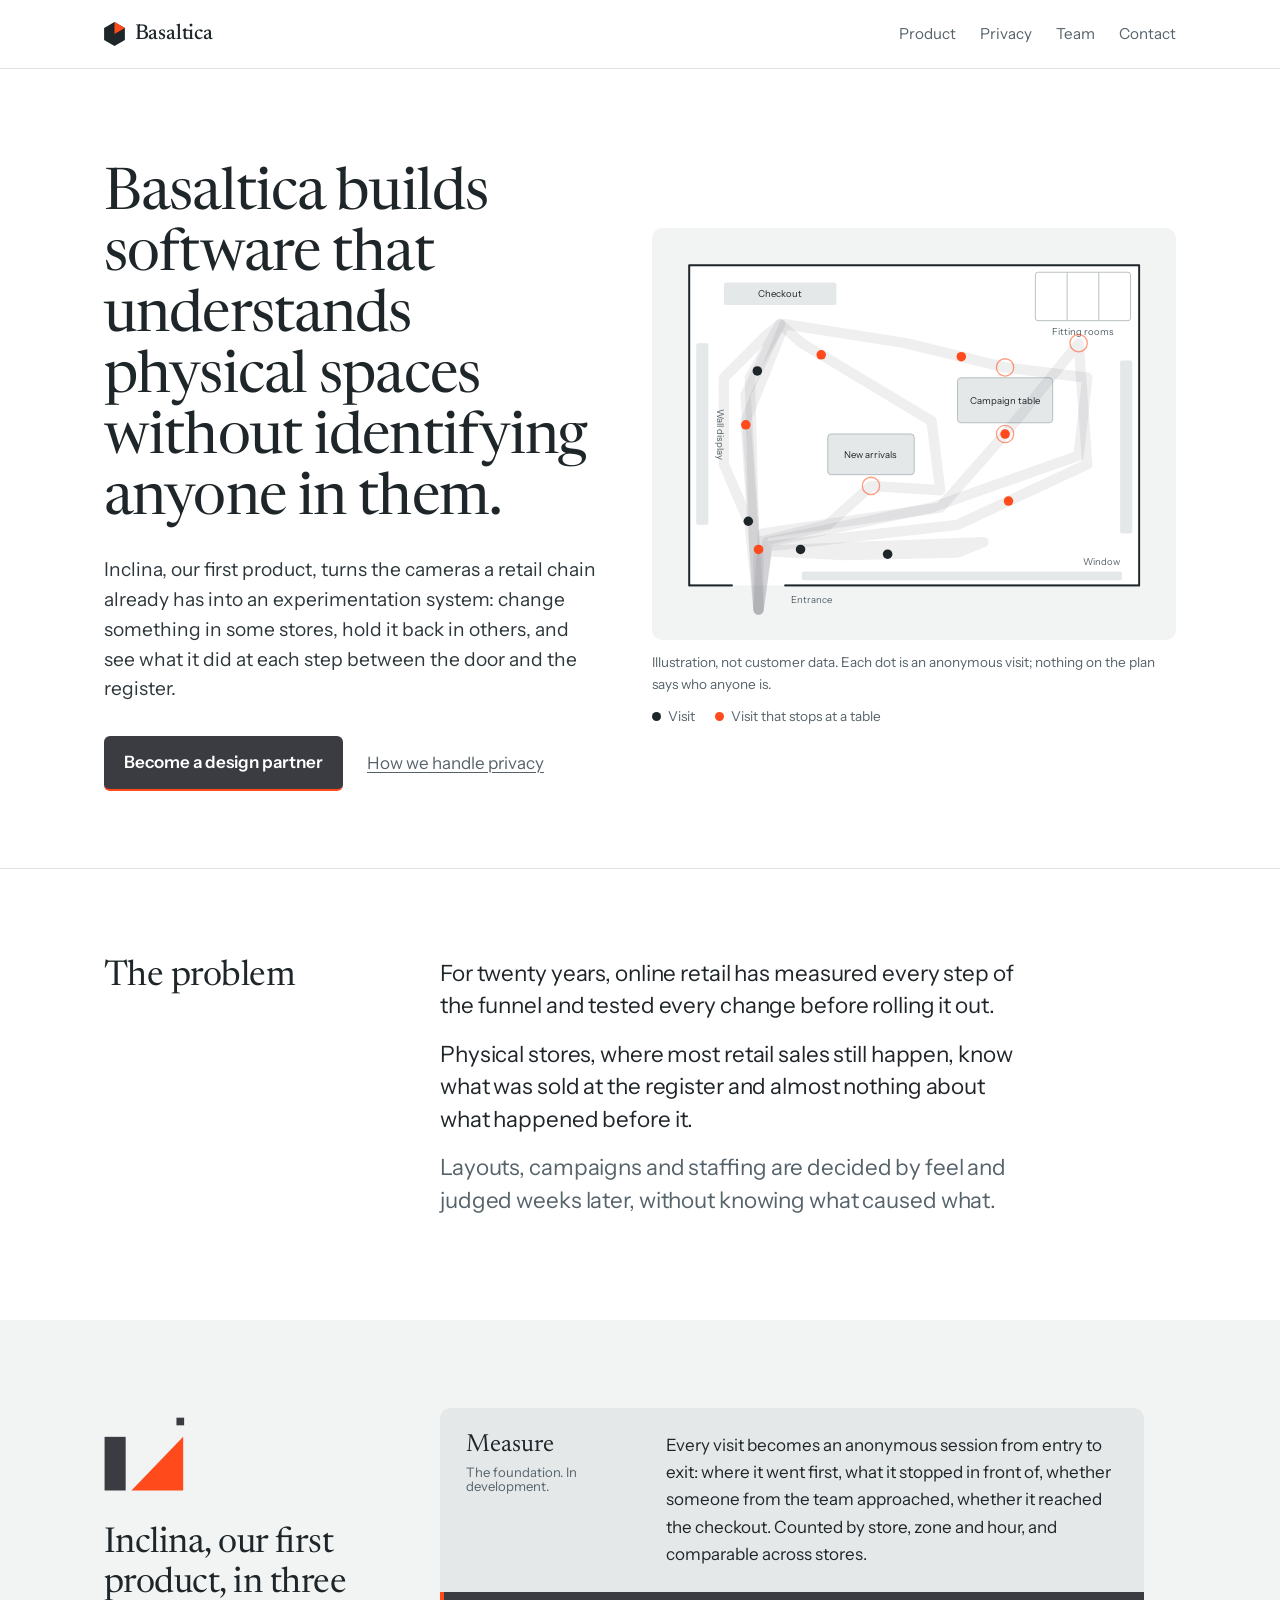
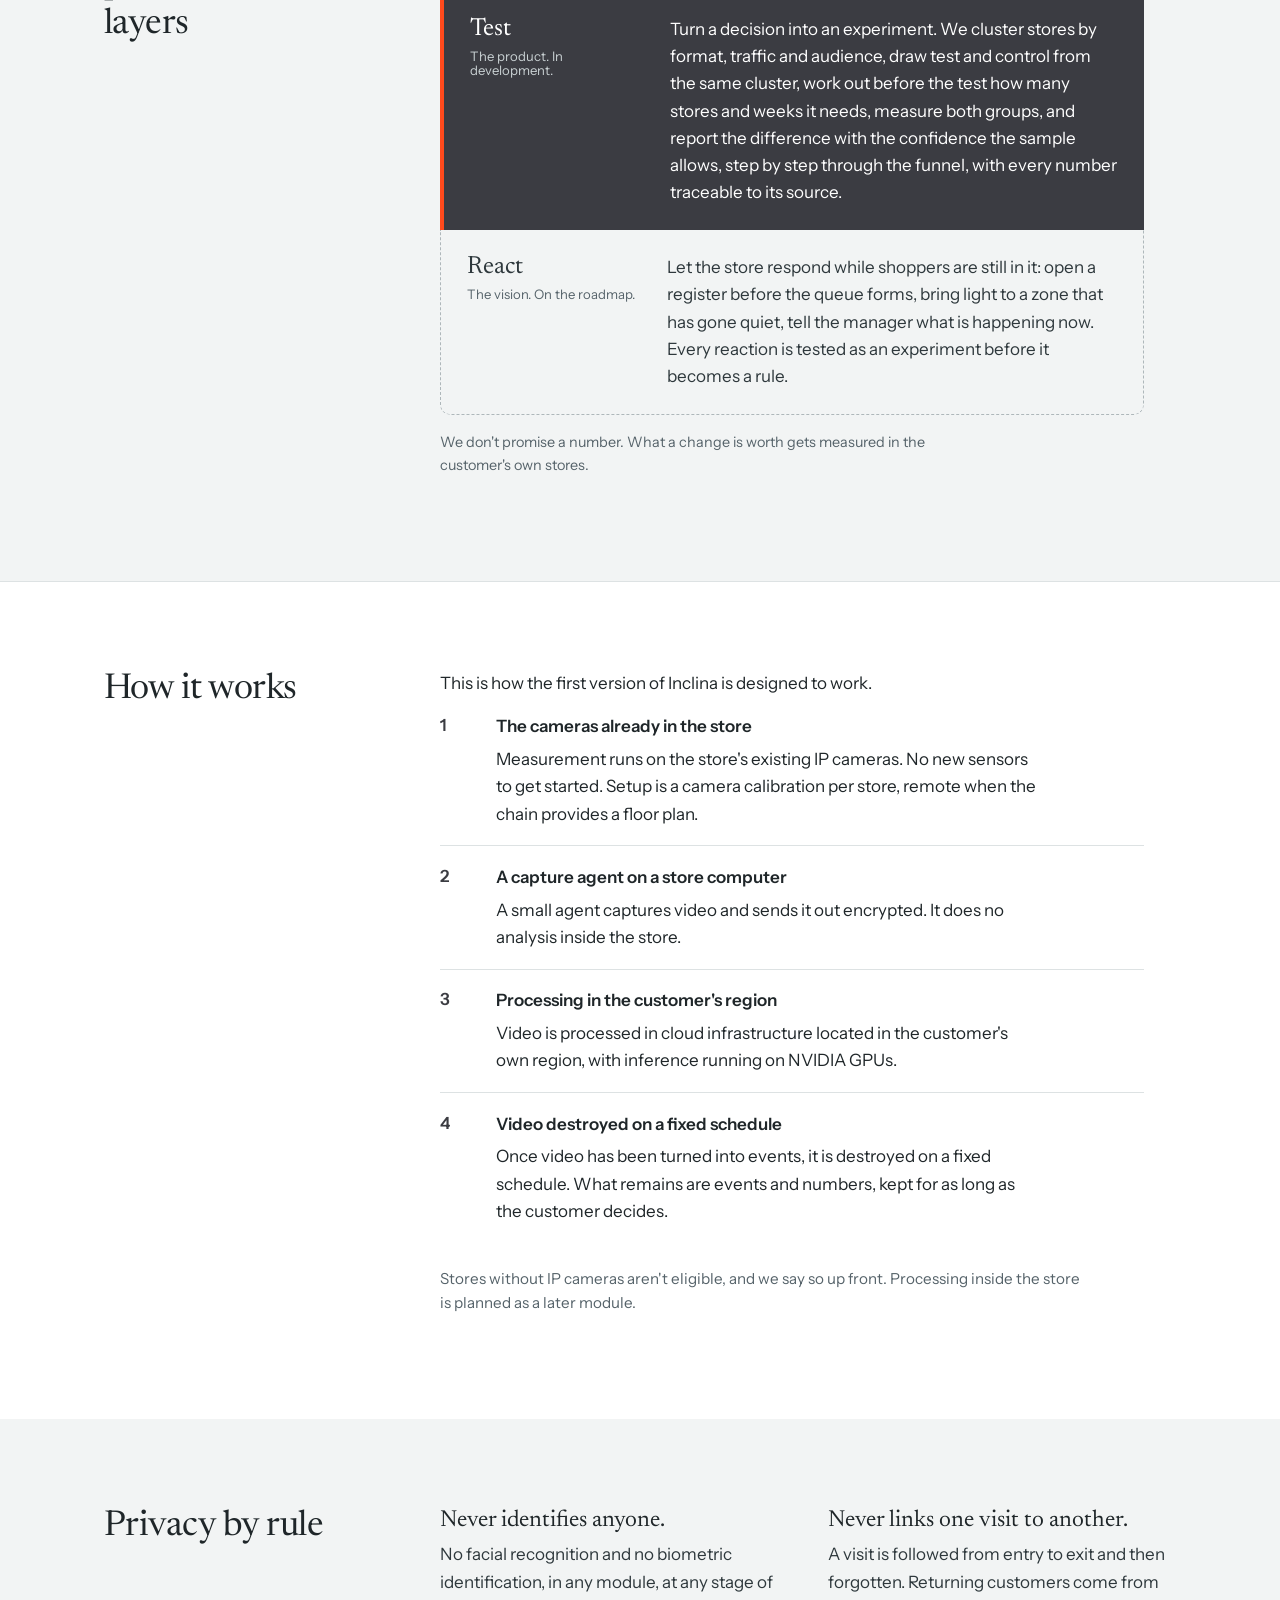
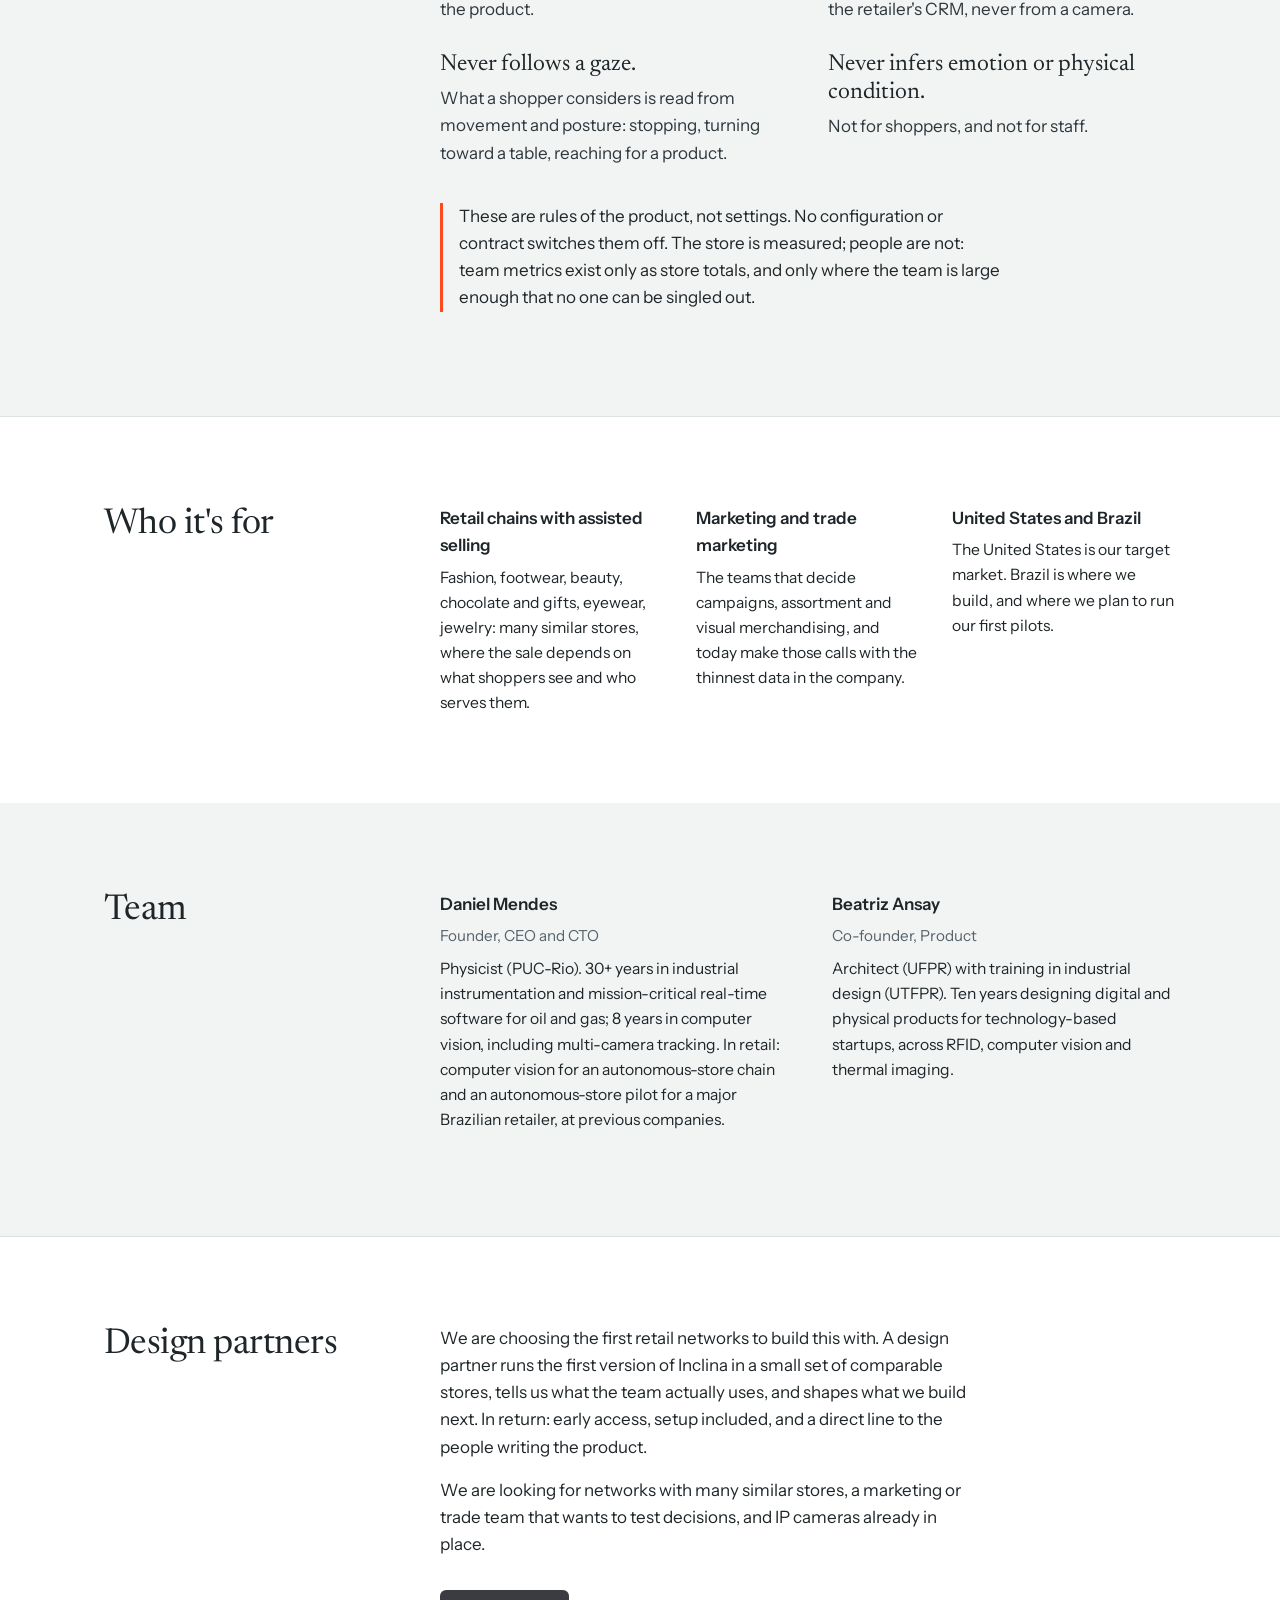
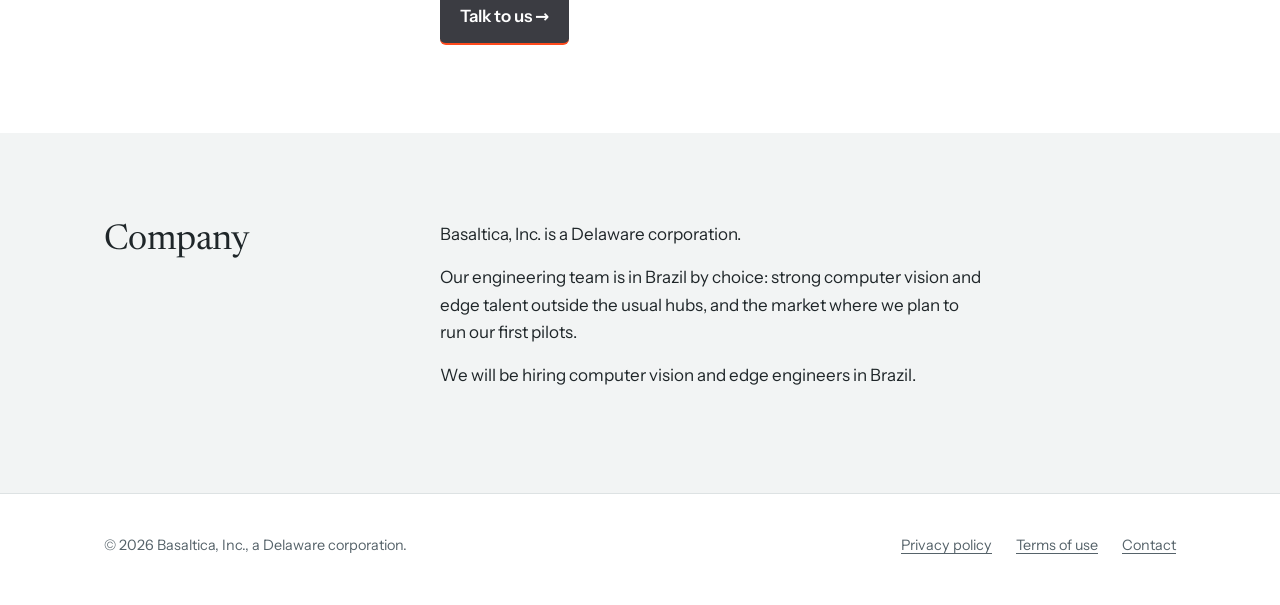
<file: index.html>
<!doctype html>
<html lang="en">
<head>
<meta charset="utf-8">
<meta name="viewport" content="width=device-width, initial-scale=1">
<title>Basaltica — software that understands physical spaces without identifying anyone</title>
<meta name="description" content="Basaltica builds computer vision for the physical world. Inclina, our first product, lets retail networks measure the in-store funnel on the cameras they already have, and test decisions with the discipline of e-commerce. No facial recognition, no identification.">
<link rel="canonical" href="https://basaltica.ai/">
<meta property="og:type" content="website">
<meta property="og:url" content="https://basaltica.ai/">
<meta property="og:site_name" content="Basaltica">
<meta property="og:title" content="Basaltica — software that understands physical spaces without identifying anyone">
<meta property="og:description" content="Experimentation for physical retail networks, on the cameras stores already have.">
<meta property="og:image" content="https://basaltica.ai/og-image.png">
<meta property="og:image:width" content="1200">
<meta property="og:image:height" content="630">
<meta name="twitter:card" content="summary_large_image">
<meta name="twitter:title" content="Basaltica">
<meta name="twitter:description" content="Experimentation for physical retail networks, on the cameras stores already have.">
<meta name="twitter:image" content="https://basaltica.ai/og-image.png">
<link rel="icon" href="/favicon.svg" type="image/svg+xml">
<link rel="icon" href="/favicon-32.png" sizes="32x32" type="image/png">
<link rel="alternate icon" href="/favicon.ico">
<link rel="apple-touch-icon" href="/apple-touch-icon.png">
<meta name="theme-color" content="#111214">
<link rel="preload" href="assets/fonts/newsreader.woff2" as="font" type="font/woff2" crossorigin>
<link rel="stylesheet" href="assets/site.css">
</head>
<body>
<a class="skip" href="#main">Skip to content</a>
<header class="site-header">
  <div class="wrap">
    <a class="brand" href="index.html" aria-label="Basaltica home"><svg viewBox="0 0 78 90" aria-hidden="true" focusable="false"><polygon points="38.97,0 77.94,22.5 77.94,67.5 38.97,90 0,67.5 0,22.5" fill="#1F2629"/><polygon points="38.97,45 38.97,0 77.94,22.5" fill="#FF4A1C"/></svg><span>Basaltica</span></a>
    <nav class="nav" aria-label="Main"><a href="index.html#product">Product</a><a href="index.html#privacy">Privacy</a><a href="index.html#team">Team</a><a href="mailto:hello@basaltica.ai">Contact</a></nav>
  </div>
</header>
<main id="main">

<section class="hero">
  <div class="wrap">
    <div>
      <h1>Basaltica builds software that understands physical spaces without identifying anyone in them.</h1>
      <p class="lede">Inclina, our first product, turns the cameras a retail chain already has into an experimentation system: change something in some stores, hold it back in others, and see what it did at each step between the door and the register.</p>
      <div class="actions">
        <a class="button" href="mailto:hello@basaltica.ai?subject=Design%20partnership">Become a design partner</a>
        <a class="textlink" href="#privacy">How we handle privacy</a>
      </div>
    </div>
    <figure class="plan">
      <div class="plan-frame"><svg id="floorplan" viewBox="0 0 560 430" role="img" aria-labelledby="fp-title fp-desc" xmlns="http://www.w3.org/2000/svg">
<title id="fp-title">Illustrated store floor plan</title>
<desc id="fp-desc">A store seen from above: entrance, window, two display tables, wall displays, fitting rooms and checkout. Anonymous dots move through it along common paths; some stop at a table.</desc>
<defs><path id="pA" d="M100 418 L100 340 L180 320 L230 275 L310 280 L300 200 L150 110 L125 88 L90 150 L95 340 L100 418"/><path id="pB" d="M100 418 L100 350 L200 355 L330 352 L360 340 L230 345 L110 350 L100 418"/><path id="pC" d="M100 418 L105 330 L310 300 L385 215 L470 110 L480 250 L330 320 L110 345 L100 418"/><path id="pD" d="M100 418 L90 320 L60 250 L60 150 L110 100 L125 88 L85 170 L95 330 L100 418"/><path id="pE" d="M100 418 L110 340 L300 300 L470 240 L480 150 L385 138 L270 110 L130 88 L85 200 L100 418"/></defs>
<g font-family="Instrument Sans, system-ui, sans-serif" font-size="11" fill="#56636A">
<path d="M70 390 H20 V20 H540 V390 H130" fill="#FFFFFF" stroke="#1F2629" stroke-width="2"/>
<rect x="21" y="21" width="518" height="368" fill="#FFFFFF"/>
<path d="M70 390 H20 V20 H540 V390 H130" fill="none" stroke="#1F2629" stroke-width="2" stroke-linejoin="round"/>
<rect x="150" y="374" width="370" height="10" rx="2" fill="#E4E8E9"/>
<text x="518" y="366" text-anchor="end">Window</text>
<text x="138" y="410">Entrance</text>
<rect x="60" y="40" width="130" height="26" rx="3" fill="#E4E8E9"/>
<text x="125" y="57" text-anchor="middle" fill="#1F2629">Checkout</text>
<rect x="420" y="28" width="110" height="56" rx="3" fill="none" stroke="#AEB7BA"/>
<path d="M456.7 28 V84 M493.3 28 V84" stroke="#AEB7BA"/>
<text x="475" y="100" text-anchor="middle">Fitting rooms</text>
<rect x="28" y="110" width="14" height="210" rx="2" fill="#E4E8E9"/>
<rect x="518" y="130" width="14" height="200" rx="2" fill="#E4E8E9"/>
<text transform="translate(52 215) rotate(90)" text-anchor="middle">Wall display</text>
<rect x="180" y="215" width="100" height="47" rx="4" fill="#E4E8E9" stroke="#AEB7BA"/>
<text x="230" y="243" text-anchor="middle" fill="#1F2629">New arrivals</text>
<rect x="330" y="150" width="110" height="52" rx="4" fill="#E4E8E9" stroke="#AEB7BA"/>
<text x="385" y="180" text-anchor="middle" fill="#1F2629">Campaign table</text>
</g>
<g fill="none" stroke="#1F2629" stroke-opacity=".07" stroke-width="12" stroke-linecap="round" stroke-linejoin="round"><use href="#pA"/><use href="#pB"/><use href="#pC"/><use href="#pD"/><use href="#pE"/></g>
<g fill="none" stroke="#FF4A1C" stroke-width="1.5" stroke-opacity=".55"><circle cx="230" cy="275" r="10"/><circle cx="385" cy="215" r="10"/><circle cx="385" cy="138" r="10"/><circle cx="470" cy="110" r="10"/></g>
<g><circle r="5.5" fill="#FF4A1C"><animateMotion dur="19s" begin="0s" repeatCount="indefinite" calcMode="linear" keyPoints="0.000;0.243;0.243;0.637;0.637;1.000" keyTimes="0.000;0.175;0.315;0.599;0.739;1.000"><mpath href="#pA"/></animateMotion></circle><circle r="5.5" fill="#FF4A1C"><animateMotion dur="19s" begin="-9.5s" repeatCount="indefinite" calcMode="linear" keyPoints="0.000;0.243;0.243;0.637;0.637;1.000" keyTimes="0.000;0.175;0.315;0.599;0.739;1.000"><mpath href="#pA"/></animateMotion></circle><circle r="5.5" fill="#1F2629"><animateMotion dur="12s" begin="-3s" repeatCount="indefinite" calcMode="linear" keyPoints="0.000;1.000" keyTimes="0.000;1.000"><mpath href="#pB"/></animateMotion></circle><circle r="5.5" fill="#1F2629"><animateMotion dur="12s" begin="-9s" repeatCount="indefinite" calcMode="linear" keyPoints="0.000;1.000" keyTimes="0.000;1.000"><mpath href="#pB"/></animateMotion></circle><circle r="5.5" fill="#FF4A1C"><animateMotion dur="22s" begin="-5s" repeatCount="indefinite" calcMode="linear" keyPoints="0.000;0.357;0.357;0.475;0.475;1.000" keyTimes="0.000;0.257;0.397;0.482;0.622;1.000"><mpath href="#pC"/></animateMotion></circle><circle r="5.5" fill="#FF4A1C"><animateMotion dur="22s" begin="-16s" repeatCount="indefinite" calcMode="linear" keyPoints="0.000;0.357;0.357;0.475;0.475;1.000" keyTimes="0.000;0.257;0.397;0.482;0.622;1.000"><mpath href="#pC"/></animateMotion></circle><circle r="5.5" fill="#1F2629"><animateMotion dur="15s" begin="-1s" repeatCount="indefinite" calcMode="linear" keyPoints="0.000;0.518;0.518;1.000" keyTimes="0.000;0.476;0.556;1.000"><mpath href="#pD"/></animateMotion></circle><circle r="5.5" fill="#1F2629"><animateMotion dur="15s" begin="-8.5s" repeatCount="indefinite" calcMode="linear" keyPoints="0.000;0.518;0.518;1.000" keyTimes="0.000;0.476;0.556;1.000"><mpath href="#pD"/></animateMotion></circle><circle r="5.5" fill="#FF4A1C"><animateMotion dur="24s" begin="-12s" repeatCount="indefinite" calcMode="linear" keyPoints="0.000;0.516;0.516;0.726;0.726;1.000" keyTimes="0.000;0.372;0.512;0.663;0.803;1.000"><mpath href="#pE"/></animateMotion></circle><circle r="5.5" fill="#FF4A1C"><animateMotion dur="24s" begin="-20s" repeatCount="indefinite" calcMode="linear" keyPoints="0.000;0.516;0.516;0.726;0.726;1.000" keyTimes="0.000;0.372;0.512;0.663;0.803;1.000"><mpath href="#pE"/></animateMotion></circle></g>
</svg></div>
      <figcaption>
        Illustration, not customer data. Each dot is an anonymous visit; nothing on the plan says who anyone is.
        <span class="legend"><span><i class="dot-basalt"></i>Visit</span><span><i class="dot-lava"></i>Visit that stops at a table</span></span>
      </figcaption>
    </figure>
  </div>
</section>

<section class="section problem" aria-labelledby="problem-title">
  <div class="wrap split">
    <header><h2 id="problem-title">The problem</h2></header>
    <div>
      <p>For twenty years, online retail has measured every step of the funnel and tested every change before rolling it out.</p>
      <p>Physical stores, where most retail sales still happen, know what was sold at the register and almost nothing about what happened before it.</p>
      <p>Layouts, campaigns and staffing are decided by feel and judged weeks later, without knowing what caused what.</p>
    </div>
  </div>
</section>

<section class="section alt" id="product" aria-labelledby="product-title">
  <div class="wrap split">
    <header>
      <svg class="inclina-mark" viewBox="0 0 120 100" role="img" aria-label="Inclina">
  <rect x="10" y="30" width="22" height="56" fill="#3B3C42"/>
  <polygon points="38,86 92,86 92,30" fill="#FF4A1C"/>
  <rect x="85" y="10" width="8" height="8" fill="#3B3C42"/>
</svg>
      <h2 id="product-title">Inclina, our first product, in three layers</h2>
    </header>
    <div>
      <div class="strata">
        <div class="stratum measure">
          <div class="name">Measure<span class="phase">The foundation. In development.</span></div>
          <p>Every visit becomes an anonymous session from entry to exit: where it went first, what it stopped in front of, whether someone from the team approached, whether it reached the checkout. Counted by store, zone and hour, and comparable across stores.</p>
        </div>
        <div class="stratum test">
          <div class="name">Test<span class="phase">The product. In development.</span></div>
          <p>Turn a decision into an experiment. We cluster stores by format, traffic and audience, draw test and control from the same cluster, work out before the test how many stores and weeks it needs, measure both groups, and report the difference with the confidence the sample allows, step by step through the funnel, with every number traceable to its source.</p>
        </div>
        <div class="stratum react">
          <div class="name">React<span class="phase">The vision. On the roadmap.</span></div>
          <p>Let the store respond while shoppers are still in it: open a register before the queue forms, bring light to a zone that has gone quiet, tell the manager what is happening now. Every reaction is tested as an experiment before it becomes a rule.</p>
        </div>
      </div>
      <p class="strata-note">We don't promise a number. What a change is worth gets measured in the customer's own stores.</p>
    </div>
  </div>
</section>

<section class="section" id="how" aria-labelledby="how-title">
  <div class="wrap split">
    <header><h2 id="how-title">How it works</h2></header>
    <div>
      <p>This is how the first version of Inclina is designed to work.</p>
      <ol class="steps">
        <li><div><h3>The cameras already in the store</h3><p>Measurement runs on the store's existing IP cameras. No new sensors to get started. Setup is a camera calibration per store, remote when the chain provides a floor plan.</p></div></li>
        <li><div><h3>A capture agent on a store computer</h3><p>A small agent captures video and sends it out encrypted. It does no analysis inside the store.</p></div></li>
        <li><div><h3>Processing in the customer's region</h3><p>Video is processed in cloud infrastructure located in the customer's own region, with inference running on NVIDIA GPUs.</p></div></li>
        <li><div><h3>Video destroyed on a fixed schedule</h3><p>Once video has been turned into events, it is destroyed on a fixed schedule. What remains are events and numbers, kept for as long as the customer decides.</p></div></li>
      </ol>
      <p class="aside">Stores without IP cameras aren't eligible, and we say so up front. Processing inside the store is planned as a later module.</p>
    </div>
  </div>
</section>

<section class="section alt" id="privacy" aria-labelledby="privacy-title">
  <div class="wrap split">
    <header><h2 id="privacy-title">Privacy by rule</h2></header>
    <div>
      <ul class="rules">
        <li><strong>Never identifies anyone.</strong><p>No facial recognition and no biometric identification, in any module, at any stage of the product.</p></li>
        <li><strong>Never links one visit to another.</strong><p>A visit is followed from entry to exit and then forgotten. Returning customers come from the retailer's CRM, never from a camera.</p></li>
        <li><strong>Never follows a gaze.</strong><p>What a shopper considers is read from movement and posture: stopping, turning toward a table, reaching for a product.</p></li>
        <li><strong>Never infers emotion or physical condition.</strong><p>Not for shoppers, and not for staff.</p></li>
      </ul>
      <div class="rule-close">
        <p>These are rules of the product, not settings. No configuration or contract switches them off. The store is measured; people are not: team metrics exist only as store totals, and only where the team is large enough that no one can be singled out.</p>
      </div>
    </div>
  </div>
</section>

<section class="section" id="who" aria-labelledby="who-title">
  <div class="wrap split">
    <header><h2 id="who-title">Who it's for</h2></header>
    <div class="who">
      <div><h3>Retail chains with assisted selling</h3><p>Fashion, footwear, beauty, chocolate and gifts, eyewear, jewelry: many similar stores, where the sale depends on what shoppers see and who serves them.</p></div>
      <div><h3>Marketing and trade marketing</h3><p>The teams that decide campaigns, assortment and visual merchandising, and today make those calls with the thinnest data in the company.</p></div>
      <div><h3>United States and Brazil</h3><p>The United States is our target market. Brazil is where we build, and where we plan to run our first pilots.</p></div>
    </div>
  </div>
</section>

<section class="section alt" id="team" aria-labelledby="team-title">
  <div class="wrap split">
    <header><h2 id="team-title">Team</h2></header>
    <div class="people">
      <div class="person">
        <h3>Daniel Mendes</h3>
        <p class="role">Founder, CEO and CTO</p>
        <p>Physicist (PUC-Rio). 30+ years in industrial instrumentation and mission-critical real-time software for oil and gas; 8 years in computer vision, including multi-camera tracking. In retail: computer vision for an autonomous-store chain and an autonomous-store pilot for a major Brazilian retailer, at previous companies.</p>
      </div>
      <div class="person">
        <h3>Beatriz Ansay</h3>
        <p class="role">Co-founder, Product</p>
        <p>Architect (UFPR) with training in industrial design (UTFPR). Ten years designing digital and physical products for technology-based startups, across RFID, computer vision and thermal imaging.</p>
      </div>
    </div>
  </div>
</section>

<section class="section" id="design-partners" aria-labelledby="dp-title">
  <div class="wrap split">
    <header><h2 id="dp-title">Design partners</h2></header>
    <div>
      <p>We are choosing the first retail networks to build this with. A design partner runs the first version of Inclina in a small set of comparable stores, tells us what the team actually uses, and shapes what we build next. In return: early access, setup included, and a direct line to the people writing the product.</p>
      <p>We are looking for networks with many similar stores, a marketing or trade team that wants to test decisions, and IP cameras already in place.</p>
      <div class="actions"><a class="button" href="mailto:hello@basaltica.ai?subject=Design%20partnership">Talk to us →</a></div>
    </div>
  </div>
</section>

<section class="section alt" id="company" aria-labelledby="company-title">
  <div class="wrap split">
    <header><h2 id="company-title">Company</h2></header>
    <div>
      <p>Basaltica, Inc. is a Delaware corporation.</p>
      <p>Our engineering team is in Brazil by choice: strong computer vision and edge talent outside the usual hubs, and the market where we plan to run our first pilots.</p>
      <p>We will be hiring computer vision and edge engineers in Brazil.</p>
    </div>
  </div>
</section>

</main>
<footer class="site-footer">
  <div class="wrap">
    <p>&copy; 2026 Basaltica, Inc., a Delaware corporation.</p>
    <nav aria-label="Legal">
      <a href="privacy.html">Privacy policy</a>
      <a href="terms.html">Terms of use</a>
      <a href="mailto:hello@basaltica.ai">Contact</a>
    </nav>
  </div>
</footer>
<script src="assets/plan.js" defer></script>
</body>
</html>
</file>
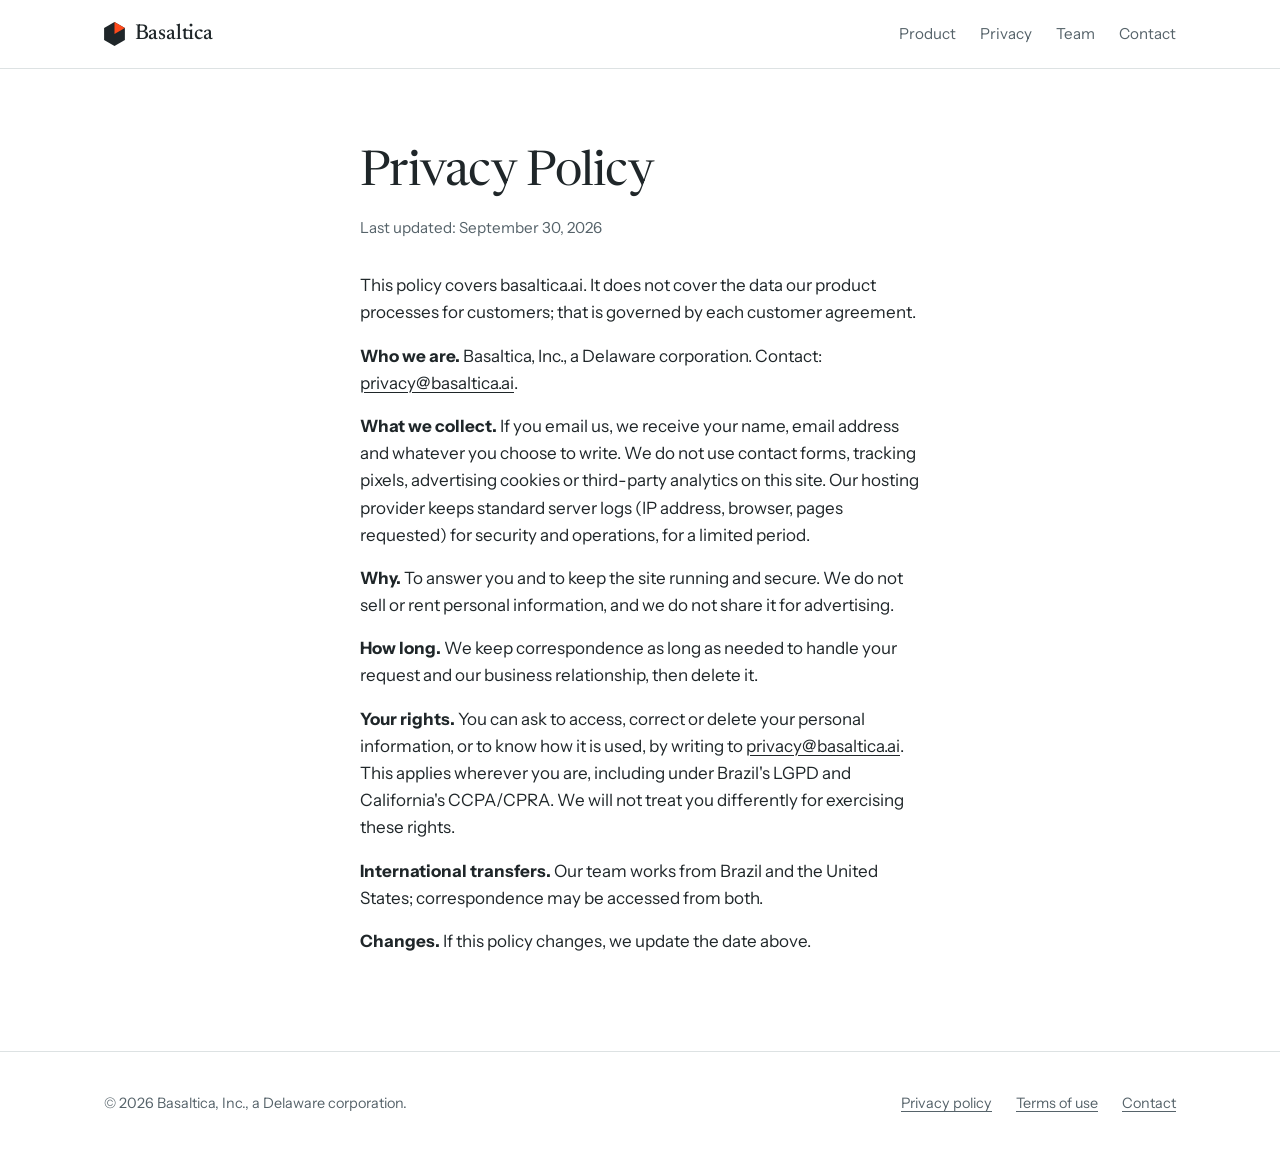
<file: privacy.html>
<!doctype html>
<html lang="en">
<head>
<meta charset="utf-8">
<meta name="viewport" content="width=device-width, initial-scale=1">
<title>Privacy Policy | Basaltica</title>
<meta name="description" content="How Basaltica, Inc. handles personal information on basaltica.ai.">
<link rel="canonical" href="https://basaltica.ai/privacy">
<meta property="og:type" content="website">
<meta property="og:url" content="https://basaltica.ai/privacy">
<meta property="og:site_name" content="Basaltica">
<meta property="og:title" content="Privacy Policy | Basaltica">
<meta property="og:description" content="Experimentation for physical retail networks, on the cameras stores already have.">
<meta property="og:image" content="https://basaltica.ai/og-image.png">
<meta property="og:image:width" content="1200">
<meta property="og:image:height" content="630">
<meta name="twitter:card" content="summary_large_image">
<meta name="twitter:title" content="Basaltica">
<meta name="twitter:description" content="Experimentation for physical retail networks, on the cameras stores already have.">
<meta name="twitter:image" content="https://basaltica.ai/og-image.png">
<link rel="icon" href="/favicon.svg" type="image/svg+xml">
<link rel="icon" href="/favicon-32.png" sizes="32x32" type="image/png">
<link rel="alternate icon" href="/favicon.ico">
<link rel="apple-touch-icon" href="/apple-touch-icon.png">
<meta name="theme-color" content="#111214">
<link rel="preload" href="assets/fonts/newsreader.woff2" as="font" type="font/woff2" crossorigin>
<link rel="stylesheet" href="assets/site.css">
</head>
<body>
<a class="skip" href="#main">Skip to content</a>
<header class="site-header">
  <div class="wrap">
    <a class="brand" href="index.html" aria-label="Basaltica home"><svg viewBox="0 0 78 90" aria-hidden="true" focusable="false"><polygon points="38.97,0 77.94,22.5 77.94,67.5 38.97,90 0,67.5 0,22.5" fill="#1F2629"/><polygon points="38.97,45 38.97,0 77.94,22.5" fill="#FF4A1C"/></svg><span>Basaltica</span></a>
    <nav class="nav" aria-label="Main"><a href="index.html#product">Product</a><a href="index.html#privacy">Privacy</a><a href="index.html#team">Team</a><a href="mailto:hello@basaltica.ai">Contact</a></nav>
  </div>
</header>
<main id="main">

<section class="page"><div class="wrap prose">
<h1>Privacy Policy</h1>
<p class="updated">Last updated: September 30, 2026</p>
<p>This policy covers basaltica.ai. It does not cover the data our product processes for customers; that is governed by each customer agreement.</p>
<p><strong>Who we are.</strong> Basaltica, Inc., a Delaware corporation. Contact: <a href="mailto:privacy@basaltica.ai">privacy@basaltica.ai</a>.</p>
<p><strong>What we collect.</strong> If you email us, we receive your name, email address and whatever you choose to write. We do not use contact forms, tracking pixels, advertising cookies or third-party analytics on this site. Our hosting provider keeps standard server logs (IP address, browser, pages requested) for security and operations, for a limited period.</p>
<p><strong>Why.</strong> To answer you and to keep the site running and secure. We do not sell or rent personal information, and we do not share it for advertising.</p>
<p><strong>How long.</strong> We keep correspondence as long as needed to handle your request and our business relationship, then delete it.</p>
<p><strong>Your rights.</strong> You can ask to access, correct or delete your personal information, or to know how it is used, by writing to <a href="mailto:privacy@basaltica.ai">privacy@basaltica.ai</a>. This applies wherever you are, including under Brazil's LGPD and California's CCPA/CPRA. We will not treat you differently for exercising these rights.</p>
<p><strong>International transfers.</strong> Our team works from Brazil and the United States; correspondence may be accessed from both.</p>
<p><strong>Changes.</strong> If this policy changes, we update the date above.</p>
</div></section>

</main>
<footer class="site-footer">
  <div class="wrap">
    <p>&copy; 2026 Basaltica, Inc., a Delaware corporation.</p>
    <nav aria-label="Legal">
      <a href="privacy.html">Privacy policy</a>
      <a href="terms.html">Terms of use</a>
      <a href="mailto:hello@basaltica.ai">Contact</a>
    </nav>
  </div>
</footer>

</body>
</html>
</file>
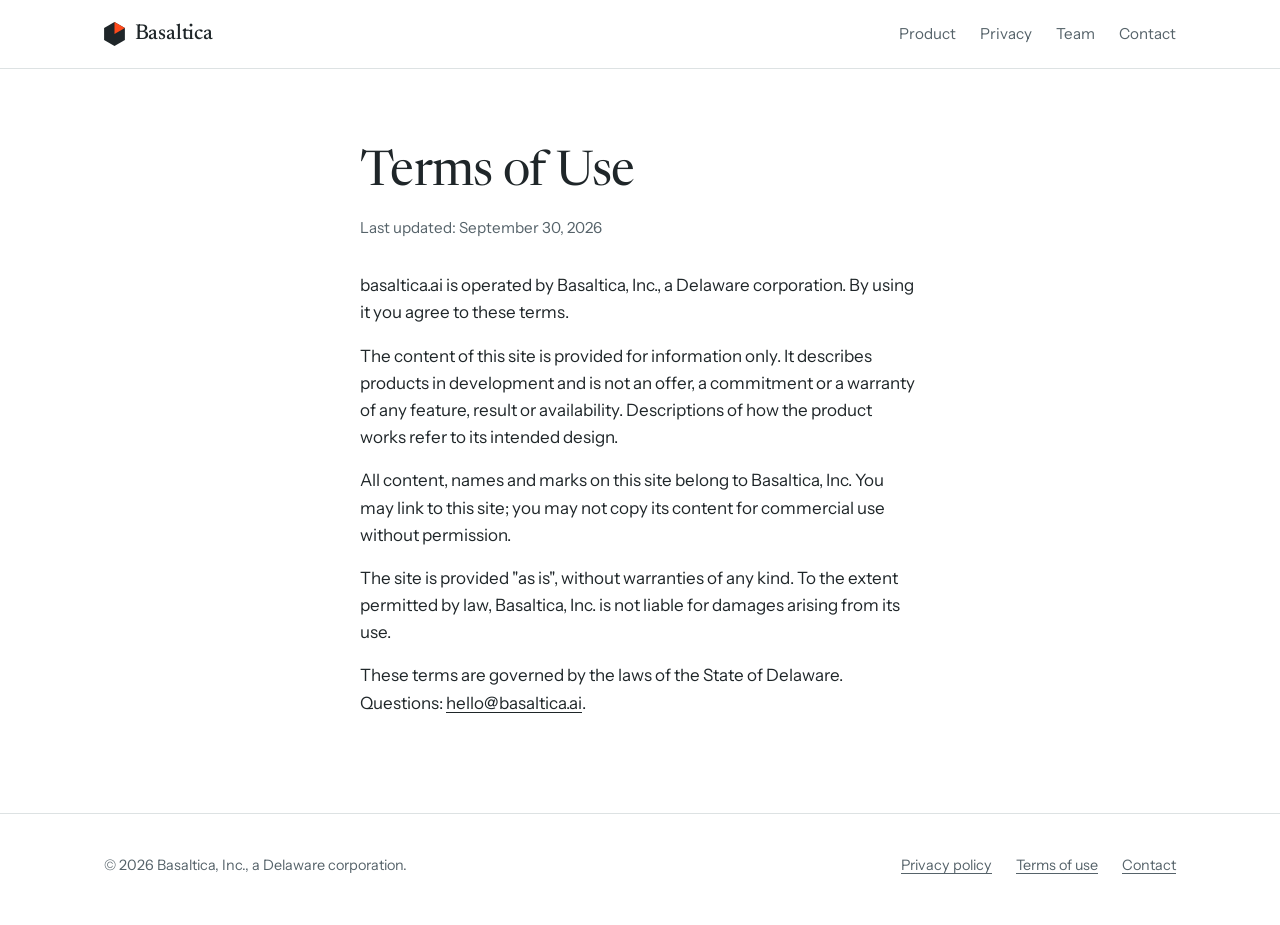
<file: terms.html>
<!doctype html>
<html lang="en">
<head>
<meta charset="utf-8">
<meta name="viewport" content="width=device-width, initial-scale=1">
<title>Terms of Use | Basaltica</title>
<meta name="description" content="Terms governing use of basaltica.ai.">
<link rel="canonical" href="https://basaltica.ai/terms">
<meta property="og:type" content="website">
<meta property="og:url" content="https://basaltica.ai/terms">
<meta property="og:site_name" content="Basaltica">
<meta property="og:title" content="Terms of Use | Basaltica">
<meta property="og:description" content="Experimentation for physical retail networks, on the cameras stores already have.">
<meta property="og:image" content="https://basaltica.ai/og-image.png">
<meta property="og:image:width" content="1200">
<meta property="og:image:height" content="630">
<meta name="twitter:card" content="summary_large_image">
<meta name="twitter:title" content="Basaltica">
<meta name="twitter:description" content="Experimentation for physical retail networks, on the cameras stores already have.">
<meta name="twitter:image" content="https://basaltica.ai/og-image.png">
<link rel="icon" href="/favicon.svg" type="image/svg+xml">
<link rel="icon" href="/favicon-32.png" sizes="32x32" type="image/png">
<link rel="alternate icon" href="/favicon.ico">
<link rel="apple-touch-icon" href="/apple-touch-icon.png">
<meta name="theme-color" content="#111214">
<link rel="preload" href="assets/fonts/newsreader.woff2" as="font" type="font/woff2" crossorigin>
<link rel="stylesheet" href="assets/site.css">
</head>
<body>
<a class="skip" href="#main">Skip to content</a>
<header class="site-header">
  <div class="wrap">
    <a class="brand" href="index.html" aria-label="Basaltica home"><svg viewBox="0 0 78 90" aria-hidden="true" focusable="false"><polygon points="38.97,0 77.94,22.5 77.94,67.5 38.97,90 0,67.5 0,22.5" fill="#1F2629"/><polygon points="38.97,45 38.97,0 77.94,22.5" fill="#FF4A1C"/></svg><span>Basaltica</span></a>
    <nav class="nav" aria-label="Main"><a href="index.html#product">Product</a><a href="index.html#privacy">Privacy</a><a href="index.html#team">Team</a><a href="mailto:hello@basaltica.ai">Contact</a></nav>
  </div>
</header>
<main id="main">

<section class="page"><div class="wrap prose">
<h1>Terms of Use</h1>
<p class="updated">Last updated: September 30, 2026</p>
<p>basaltica.ai is operated by Basaltica, Inc., a Delaware corporation. By using it you agree to these terms.</p>
<p>The content of this site is provided for information only. It describes products in development and is not an offer, a commitment or a warranty of any feature, result or availability. Descriptions of how the product works refer to its intended design.</p>
<p>All content, names and marks on this site belong to Basaltica, Inc. You may link to this site; you may not copy its content for commercial use without permission.</p>
<p>The site is provided "as is", without warranties of any kind. To the extent permitted by law, Basaltica, Inc. is not liable for damages arising from its use.</p>
<p>These terms are governed by the laws of the State of Delaware. Questions: <a href="mailto:hello@basaltica.ai">hello@basaltica.ai</a>.</p>
</div></section>

</main>
<footer class="site-footer">
  <div class="wrap">
    <p>&copy; 2026 Basaltica, Inc., a Delaware corporation.</p>
    <nav aria-label="Legal">
      <a href="privacy.html">Privacy policy</a>
      <a href="terms.html">Terms of use</a>
      <a href="mailto:hello@basaltica.ai">Contact</a>
    </nav>
  </div>
</footer>

</body>
</html>
</file>
<file: assets/site.css>
/* Basaltica, Inc. — site stylesheet. No external requests: fonts are self-hosted (OFL). */

@font-face {
  font-family: "Newsreader";
  src: url("fonts/newsreader.woff2") format("woff2");
  font-weight: 200 800;
  font-style: normal;
  font-display: swap;
}
@font-face {
  font-family: "Instrument Sans";
  src: url("fonts/instrument-sans.woff2") format("woff2");
  font-weight: 400 700;
  font-style: normal;
  font-display: swap;
}

:root {
  --basalt: #1F2629;
  --basalt-2: #2E383C;
  --lava: #FF4A1C;
  --graphite: #3B3C42;
  --paper: #FFFFFF;
  --stone: #F2F4F4;
  --slate: #56636A;
  --rule: #DDE2E3;

  --serif: "Newsreader", "Iowan Old Style", "Palatino Linotype", Georgia, serif;
  --sans: "Instrument Sans", system-ui, -apple-system, "Segoe UI", Roboto, Arial, sans-serif;

  --measure: 34rem;
  --wrap: 72rem;
  --gutter: clamp(1.25rem, 4vw, 2.5rem);
}

*, *::before, *::after { box-sizing: border-box; }

html { -webkit-text-size-adjust: 100%; scroll-behavior: smooth; }
@media (prefers-reduced-motion: reduce) { html { scroll-behavior: auto; } }

body {
  margin: 0;
  background: var(--paper);
  color: var(--basalt);
  font-family: var(--sans);
  font-size: 1.0625rem;
  line-height: 1.6;
  font-feature-settings: "kern", "liga";
  text-rendering: optimizeLegibility;
}

img, svg { max-width: 100%; display: block; }

a { color: inherit; text-decoration-thickness: 1px; text-underline-offset: 0.2em; }
a:hover { text-decoration-color: var(--lava); }

:focus-visible { outline: 2px solid var(--lava); outline-offset: 3px; border-radius: 2px; }

.skip {
  position: absolute; left: -9999px; top: 0;
  background: var(--basalt); color: var(--paper); padding: .6rem 1rem;
}
.skip:focus { left: 1rem; top: 1rem; z-index: 10; }

.wrap { max-width: var(--wrap); margin: 0 auto; padding: 0 var(--gutter); }

/* Header */
.site-header { border-bottom: 1px solid var(--rule); }
.site-header .wrap {
  display: flex; align-items: center; justify-content: space-between;
  gap: 1.5rem; min-height: 4.25rem; flex-wrap: wrap;
}
.brand { display: inline-flex; align-items: center; gap: .6rem; text-decoration: none; }
.brand svg { width: 21px; height: 24px; }
.brand span { font-family: var(--serif); font-size: 1.35rem; font-weight: 500; letter-spacing: -0.01em; }
.nav { display: flex; gap: 1.5rem; flex-wrap: wrap; font-size: .95rem; }
.nav a { text-decoration: none; color: var(--slate); }
.nav a:hover, .nav a[aria-current="page"] { color: var(--basalt); }

/* Type */
h1, h2 { font-family: var(--serif); font-weight: 400; letter-spacing: -0.015em; margin: 0; }
h1 { font-size: clamp(2.3rem, 5.2vw, 3.6rem); line-height: 1.06; font-variation-settings: "opsz" 72; }
h2 { font-size: clamp(1.7rem, 3vw, 2.2rem); line-height: 1.15; font-variation-settings: "opsz" 48; }
h3 { font-family: var(--sans); font-size: 1.0625rem; font-weight: 600; margin: 0 0 .35rem; }
p { margin: 0 0 1rem; max-width: var(--measure); }
.lede { font-size: 1.2rem; line-height: 1.55; color: var(--basalt-2); max-width: 32rem; }
.muted { color: var(--slate); }
.small { font-size: .9rem; }

/* Buttons */
.actions { display: flex; gap: 1rem 1.5rem; flex-wrap: wrap; align-items: center; margin-top: 2rem; }
.button {
  display: inline-block; background: var(--graphite); color: var(--paper);
  padding: .8rem 1.25rem; border-radius: 6px; text-decoration: none; font-weight: 600;
  border-bottom: 2px solid var(--lava);
}
.button:hover { background: var(--basalt); }
.textlink { color: var(--slate); }

/* Hero */
.hero { padding: clamp(3rem, 8vw, 6rem) 0 clamp(3rem, 6vw, 5rem); }
.hero .wrap { display: grid; gap: 3rem; grid-template-columns: 1fr; align-items: center; }
@media (min-width: 60rem) { .hero .wrap { grid-template-columns: 1fr 1.05fr; } }
.hero h1 { max-width: 15ch; margin-bottom: 1.5rem; }

.plan { margin: 0; }
.plan-frame { background: var(--stone); border-radius: 10px; padding: clamp(.75rem, 2vw, 1.25rem); }
.plan figcaption { margin-top: .75rem; font-size: .85rem; color: var(--slate); max-width: none; }
.plan .legend { display: flex; gap: 1.25rem; flex-wrap: wrap; margin-top: .6rem; font-size: .85rem; color: var(--slate); }
.plan .legend span { display: inline-flex; align-items: center; gap: .45rem; }
.plan .legend i { width: 9px; height: 9px; border-radius: 50%; display: inline-block; }

/* Sections */
.section { padding: clamp(3.5rem, 7vw, 5.5rem) 0; border-top: 1px solid var(--rule); }
.section.alt { background: var(--stone); border-top: 0; }
.split { display: grid; gap: 1.5rem 3rem; grid-template-columns: 1fr; }
@media (min-width: 56rem) { .split { grid-template-columns: 18rem 1fr; } }
.split > header h2 { max-width: 14ch; }

.problem p { font-size: clamp(1.2rem, 2vw, 1.4rem); line-height: 1.45; max-width: 36rem; margin-bottom: 1rem; letter-spacing: -0.005em; }
.problem p:last-child { color: var(--slate); }

/* Product strata: three layers, stacked like rock */
.strata { display: grid; gap: 0; border-radius: 10px; overflow: hidden; max-width: 44rem; }
.stratum { padding: 1.5rem 1.6rem; display: grid; gap: .25rem 2rem; grid-template-columns: 1fr; }
@media (min-width: 40rem) { .stratum { grid-template-columns: 10.5rem 1fr; } }
.stratum p { margin: 0; }
.stratum .name { font-family: var(--serif); font-size: 1.55rem; line-height: 1.1; }
.stratum .phase { display: block; font-family: var(--sans); font-size: .82rem; margin-top: .35rem; }
.stratum.react { border: 1px dashed #AEB7BA; border-top: 0; border-radius: 0 0 10px 10px; color: var(--basalt-2); }
.stratum.react .phase { color: var(--slate); }
.stratum.test { background: var(--graphite); color: var(--paper); border-left: 4px solid var(--lava); }
.stratum.test .phase { color: #C9D1D3; }
.stratum.measure { background: #E4E8E9; border-radius: 10px 10px 0 0; }
.stratum.measure .phase { color: var(--slate); }
.strata-note { margin-top: 1rem; font-size: .9rem; color: var(--slate); }

/* How it works: an actual sequence */
.steps { list-style: none; margin: 0; padding: 0; counter-reset: step; display: grid; gap: 0; max-width: 44rem; }
.steps li { counter-increment: step; display: grid; grid-template-columns: 2.5rem 1fr; gap: 1rem; padding: 1.1rem 0; border-top: 1px solid var(--rule); }
.steps li:first-child { border-top: 0; padding-top: 0; }
.steps li::before {
  content: counter(step); font-weight: 600; font-size: 1.05rem; line-height: 1.5; color: var(--graphite);
}
.steps p { margin: 0; }
.aside { margin-top: 1.5rem; font-size: .95rem; color: var(--slate); max-width: 40rem; }

/* Privacy rules */
.rules { list-style: none; margin: 0; padding: 0; display: grid; gap: 1.75rem 2.5rem; grid-template-columns: 1fr; max-width: 50rem; }
@media (min-width: 44rem) { .rules { grid-template-columns: 1fr 1fr; } }
.rules strong { display: block; font-family: var(--serif); font-weight: 400; font-size: 1.45rem; line-height: 1.2; margin-bottom: .4rem; }
.rules p { margin: 0; color: var(--basalt-2); }
.rule-close { margin-top: 2.25rem; padding-left: 1rem; border-left: 3px solid var(--lava); max-width: 38rem; }

/* Who */
.who { display: grid; gap: 2rem; grid-template-columns: 1fr; max-width: 50rem; }
@media (min-width: 44rem) { .who { grid-template-columns: repeat(3, 1fr); } }
.who p { margin: 0; font-size: .98rem; }

/* Team */
.people { display: grid; gap: 2rem 3rem; grid-template-columns: 1fr; max-width: 50rem; }
@media (min-width: 44rem) { .people { grid-template-columns: 1fr 1fr; } }
.person .role { color: var(--slate); font-size: .95rem; margin: 0 0 .5rem; }
.person p { font-size: .98rem; }

/* Generic prose pages */
.page { padding: clamp(3rem, 7vw, 5rem) 0 clamp(3rem, 7vw, 5rem); }
.page h1 { font-size: clamp(2.1rem, 4.5vw, 3rem); margin-bottom: 1rem; }
.prose { max-width: 40rem; }
.prose h2 { font-size: 1.55rem; margin: 2.5rem 0 .75rem; }
.prose h3 { margin-top: 1.5rem; }
.prose ul { padding-left: 1.2rem; margin: 0 0 1rem; }
.prose li { margin-bottom: .35rem; }
.prose p { max-width: none; }
.updated { color: var(--slate); font-size: .95rem; margin-bottom: 2rem; }

.roles { display: grid; gap: 2.5rem; max-width: 44rem; margin-top: 2.5rem; }
.role-card { border-top: 2px solid var(--basalt); padding-top: 1.25rem; }
.role-card h2 { font-size: 1.6rem; margin-bottom: .35rem; }
.role-card .meta { color: var(--slate); font-size: .95rem; margin-bottom: 1rem; }
.role-card ul { padding-left: 1.2rem; }

.contacts { display: grid; gap: 0; max-width: 44rem; margin-top: 2rem; }
.contacts div { display: grid; grid-template-columns: 1fr; gap: .25rem 2rem; padding: 1.1rem 0; border-top: 1px solid var(--rule); }
@media (min-width: 40rem) { .contacts div { grid-template-columns: 14rem 1fr; } }
.contacts dt { font-weight: 600; }
.contacts dd { margin: 0; }

/* Footer */
.site-footer { border-top: 1px solid var(--rule); padding: 2.5rem 0 3rem; font-size: .9rem; color: var(--slate); }
.site-footer .wrap { display: flex; flex-wrap: wrap; gap: 1rem 2.5rem; justify-content: space-between; }
.site-footer nav { display: flex; gap: 1.5rem; flex-wrap: wrap; }
.site-footer a { color: var(--slate); }
.site-footer p { margin: 0; }

@media print {
  .site-header nav, .actions, .plan { display: none; }
  body { font-size: 11pt; }
}
.dot-basalt { background: var(--basalt); }
.dot-lava { background: var(--lava); }
@media (max-width: 30rem) { .nav { gap: .9rem; font-size: .9rem; } .site-header .wrap { padding-top: .6rem; padding-bottom: .6rem; } }
.after-roles { margin-top: 2.5rem; }
.inclina-mark { width: 115px; height: 96px; margin: 0 0 1.25rem -9px; }
</file>
